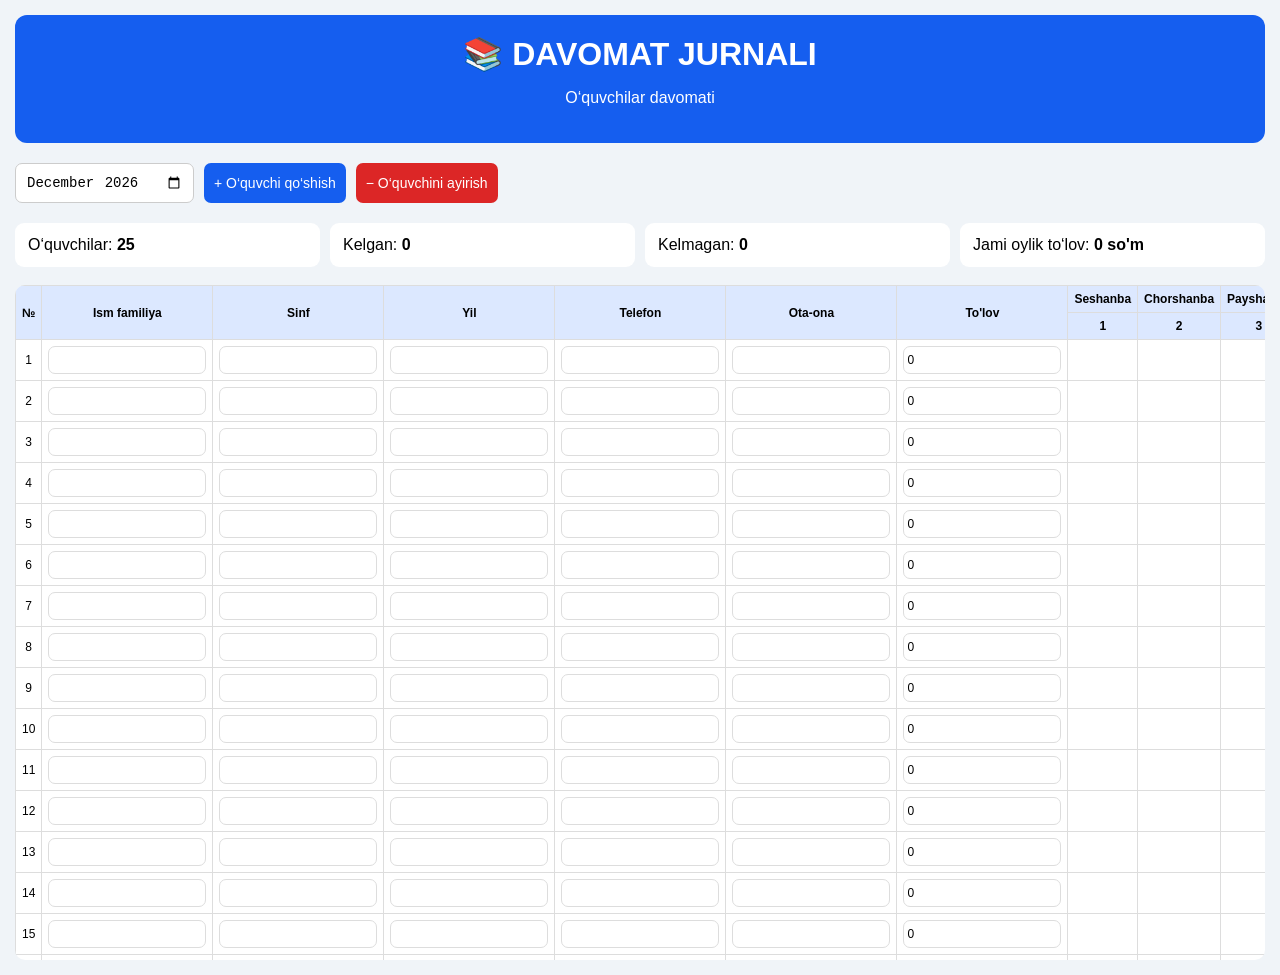
<file: index.html>
<!DOCTYPE html>
<html lang="uz">
<head>
    <meta charset="UTF-8">
    <meta name="viewport" content="width=device-width, initial-scale=1.0">
    <title>Davomat jurnali</title>
    <link rel="stylesheet" href="style.css">
</head>
<body>

<header>
    <h1>📚 DAVOMAT JURNALI</h1>
    <p>O‘quvchilar davomati</p>
</header>

<main>
    <section class="controls">
        <input type="month" id="monthPicker">
        <button onclick="addStudent()">+ O‘quvchi qo‘shish</button>
        <button class="delete-btn" onclick="removeStudent()">− O‘quvchini ayirish</button>
    </section>

    <section class="stats">
        <div>O‘quvchilar: <b id="total">0</b></div>
        <div>Kelgan: <b id="present">0</b></div>
        <div>Kelmagan: <b id="absent">0</b></div>
        <div>Jami oylik to‘lov: <b id="totalFee">0 so‘m</b></div>
    </section>

    <div class="table-container">
        <table>
            <thead id="tableHead"></thead>
            <tbody id="tableBody"></tbody>
        </table>
    </div>
</main>

<script src="app.js"></script>
</body>
</html>
</file>
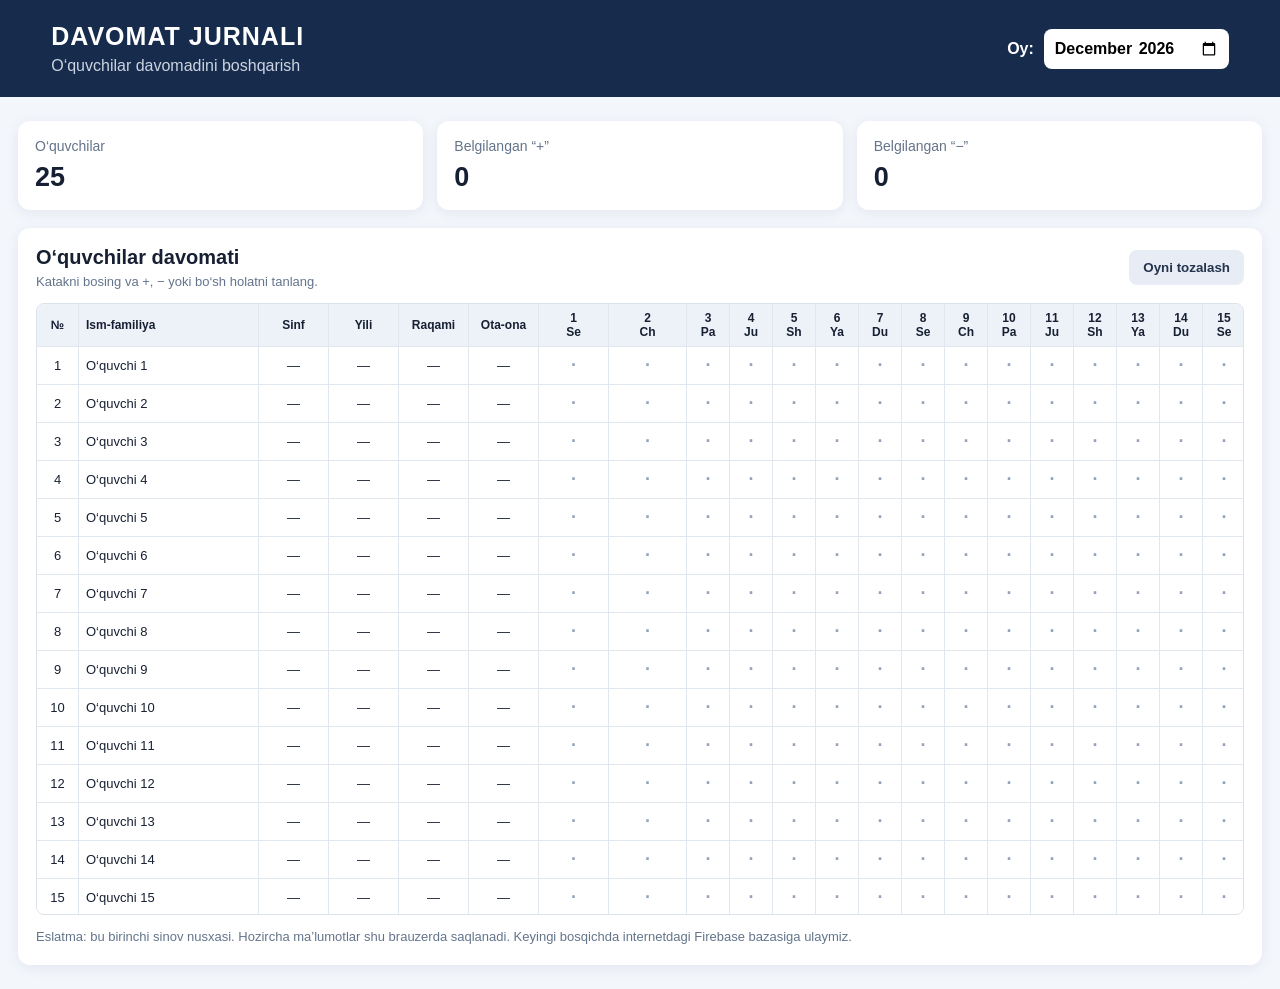
<file: davomat_jurnali_boshlangich/davomat_jurnali/index.html>
<!DOCTYPE html>
<html lang="uz">
<head>
  <meta charset="UTF-8">
  <meta name="viewport" content="width=device-width, initial-scale=1.0">
  <title>Davomat jurnali</title>
  <link rel="stylesheet" href="style.css">
</head>
<body>
  <header class="top">
    <div>
      <h1>DAVOMAT JURNALI</h1>
      <p>O‘quvchilar davomadini boshqarish</p>
    </div>
    <label class="month-label">Oy:
      <input type="month" id="monthPicker">
    </label>
  </header>

  <main>
    <section class="stats">
      <article><span>O‘quvchilar</span><strong id="studentTotal">25</strong></article>
      <article><span>Belgilangan “+”</span><strong id="presentTotal">0</strong></article>
      <article><span>Belgilangan “−”</span><strong id="absentTotal">0</strong></article>
    </section>

    <section class="panel">
      <div class="panel-heading">
        <div>
          <h2>O‘quvchilar davomati</h2>
          <p>Katakni bosing va +, − yoki bo‘sh holatni tanlang.</p>
        </div>
        <button id="resetMonth" class="secondary">Oyni tozalash</button>
      </div>
      <div class="table-wrap">
        <table id="attendanceTable">
          <thead id="tableHead"></thead>
          <tbody id="tableBody"></tbody>
        </table>
      </div>
      <p class="hint">Eslatma: bu birinchi sinov nusxasi. Hozircha ma’lumotlar shu brauzerda saqlanadi. Keyingi bosqichda internetdagi Firebase bazasiga ulaymiz.</p>
    </section>
  </main>

  <dialog id="markDialog">
    <form method="dialog" class="dialog-content">
      <h3>Davomat belgisini tanlang</h3>
      <p id="selectedInfo"></p>
      <div class="choices">
        <button type="button" class="choice present" data-mark="+">+ Kelgan</button>
        <button type="button" class="choice absent" data-mark="-">− Kelmagan</button>
        <button type="button" class="choice clear" data-mark="">Bo‘sh</button>
      </div>
      <button class="close secondary">Yopish</button>
    </form>
  </dialog>

  <script src="app.js"></script>
</body>
</html>
</file>
<file: style.css>
* {
    box-sizing: border-box;
}

body {
    margin: 0;
    padding: 15px;
    font-family: Arial, sans-serif;
    background: #f0f4f8;
}

header {
    background: #155eef;
    color: white;
    padding: 20px;
    text-align: center;
    border-radius: 12px;
}

header h1 {
    margin: 0 0 8px;
}

.controls {
    display: flex;
    gap: 10px;
    flex-wrap: wrap;
    margin: 20px 0;
}

input, button {
    padding: 10px;
    border-radius: 7px;
    border: 1px solid #ccc;
    font-size: 14px;
}

button {
    background: #155eef;
    color: white;
    border: none;
    cursor: pointer;
}

button:hover {
    background: #0040c1;
}

.delete-btn {
    background: #dc2626;
}

.delete-btn:hover {
    background: #991b1b;
}

.stats {
    display: flex;
    flex-wrap: wrap;
    gap: 10px;
    margin-bottom: 18px;
}

.stats div {
    background: white;
    padding: 13px;
    border-radius: 9px;
    flex: 1;
    min-width: 130px;
}

.table-container {
    width: 100%;
    overflow: auto;
    background: white;
    border-radius: 10px;
    max-height: 75vh;
}

table {
    border-collapse: collapse;
    width: max-content;
    min-width: 100%;
    table-layout: fixed;
}

th, td {
    border: 1px solid #ddd;
    padding: 6px;
    text-align: center;
    font-size: 12px;
}

/* Yuqori sarlavha */
thead th {
    background: #dce8ff;
    position: sticky;
    top: 0;
    z-index: 5;
}

/* O‘quvchi ustunlari */
.info-no { width: 40px; }
.info-name { width: 140px; }
.info-class { width: 65px; }
.info-year { width: 60px; }
.info-phone { width: 115px; }
.info-parent { width: 120px; }
.info-fee { width: 105px; }

/* Kun ustunlari */
.day-column {
    width: 42px;
    min-width: 42px;
    max-width: 42px;
}

/* Hafta kunlari tepada */
.weekday-row th {
    height: 95px;
    vertical-align: bottom;
    padding: 5px 2px;
    background: #dce8ff;
}

.weekday-name {
    display: inline-block;
    writing-mode: vertical-rl;
    transform: rotate(180deg);
    font-size: 10px;
    white-space: nowrap;
}

/* Sana raqamlari pastda */
.date-bottom td {
    height: 42px;
    background: #dce8ff;
    font-size: 14px;
    font-weight: bold;
}

.date-bottom .date-label {
    text-align: right;
    padding-right: 15px;
}

/* O‘quvchi ma’lumotlari */
.student-input {
    width: 100%;
    min-width: 0;
    padding: 6px 3px;
    font-size: 12px;
    border: 1px solid #ddd;
}

/* Davomat kataklari */
.attendance-cell {
    width: 42px;
    min-width: 42px;
    height: 32px;
    cursor: pointer;
    font-weight: bold;
}

.present {
    background: #c8f7d2;
}

.absent {
    background: #ffcaca;
}

.mark {
    font-size: 14px;
}

/* Pastki sana qatori */
.date-bottom td {
    position: static;
}

@media(max-width: 600px) {
    body {
        padding: 7px;
    }

    header h1 {
        font-size: 21px;
    }

    .controls input,
    .controls button {
        width: 100%;
    }
}
</file>
<file: davomat_jurnali_boshlangich/davomat_jurnali/style.css>
* { box-sizing: border-box; }
body { margin: 0; font-family: Arial, sans-serif; background: #f3f6fb; color: #172033; }
.top { background: #172b4d; color: white; padding: 22px 4%; display: flex; justify-content: space-between; align-items: center; gap: 18px; flex-wrap: wrap; }
h1 { margin: 0 0 6px; font-size: 25px; letter-spacing: 1px; }
.top p { margin: 0; color: #cbd5e1; }
.month-label { display: flex; align-items: center; gap: 10px; font-weight: bold; }
input[type="month"] { padding: 10px; border: 0; border-radius: 8px; font: inherit; }
main { max-width: 1500px; margin: 24px auto; padding: 0 18px; }
.stats { display: grid; grid-template-columns: repeat(3, minmax(130px, 1fr)); gap: 14px; margin-bottom: 18px; }
.stats article, .panel { background: white; border-radius: 12px; box-shadow: 0 3px 14px #172b4d12; }
.stats article { padding: 17px; display: flex; flex-direction: column; gap: 8px; }
.stats span { color: #64748b; font-size: 14px; }
.stats strong { font-size: 27px; }
.panel { padding: 18px; }
.panel-heading { display: flex; align-items: center; justify-content: space-between; gap: 12px; flex-wrap: wrap; margin-bottom: 14px; }
h2 { margin: 0 0 5px; font-size: 20px; }
.panel-heading p, .hint { margin: 0; color: #64748b; font-size: 13px; }
button { border: 0; border-radius: 8px; padding: 10px 14px; font-weight: bold; cursor: pointer; }
.secondary { background: #e8edf5; color: #24344d; }
.table-wrap { overflow: auto; max-height: 68vh; border: 1px solid #dbe2ec; border-radius: 8px; }
table { border-collapse: separate; border-spacing: 0; min-width: 100%; width: max-content; }
th, td { border-right: 1px solid #e1e7ef; border-bottom: 1px solid #e1e7ef; text-align: center; padding: 7px; min-width: 43px; background: white; }
th { position: sticky; top: 0; z-index: 2; background: #edf2f8; font-size: 12px; }
th:first-child, td:first-child { position: sticky; left: 0; z-index: 3; min-width: 42px; }
th:nth-child(2), td:nth-child(2) { position: sticky; left: 42px; z-index: 3; min-width: 180px; text-align: left; }
th:nth-child(3), td:nth-child(3) { position: sticky; left: 222px; z-index: 3; min-width: 70px; }
th:nth-child(4), td:nth-child(4) { position: sticky; left: 292px; z-index: 3; min-width: 70px; }
th:nth-child(5), td:nth-child(5) { position: sticky; left: 362px; z-index: 3; min-width: 70px; }
th:nth-child(6), td:nth-child(6) { position: sticky; left: 432px; z-index: 3; min-width: 70px; }
th:nth-child(7), td:nth-child(7) { position: sticky; left: 502px; z-index: 3; min-width: 70px; }
th:nth-child(8), td:nth-child(8) { position: sticky; left: 572px; z-index: 3; min-width: 78px; }
td { font-size: 13px; }
td.name { text-align: left; min-width: 180px; }
.mark-cell { min-width: 43px; height: 38px; font-size: 18px; font-weight: bold; cursor: pointer; }
.mark-cell.present { color: #16834a; background: #effaf3; }
.mark-cell.absent { color: #c33232; background: #fff1f1; }
.mark-cell.empty { color: #94a3b8; }
.count { font-weight: bold; }
.hint { margin-top: 12px; line-height: 1.5; }
dialog { border: 0; border-radius: 14px; padding: 0; width: min(360px, calc(100% - 30px)); box-shadow: 0 15px 50px #0003; }
dialog::backdrop { background: #0f172a88; }
.dialog-content { padding: 22px; }
.dialog-content h3 { margin-top: 0; }
#selectedInfo { color: #64748b; font-size: 14px; }
.choices { display: grid; gap: 9px; margin: 18px 0; }
.choice { padding: 13px; font-size: 15px; }
.present { background: #e8f8ee; color: #16834a; }
.absent { background: #fff0f0; color: #c33232; }
.clear { background: #eef2f7; color: #475569; }
.close { width: 100%; }
@media (max-width: 650px) { .stats { grid-template-columns: 1fr; } .top { padding: 18px; } h1 { font-size: 21px; } }
</file>
